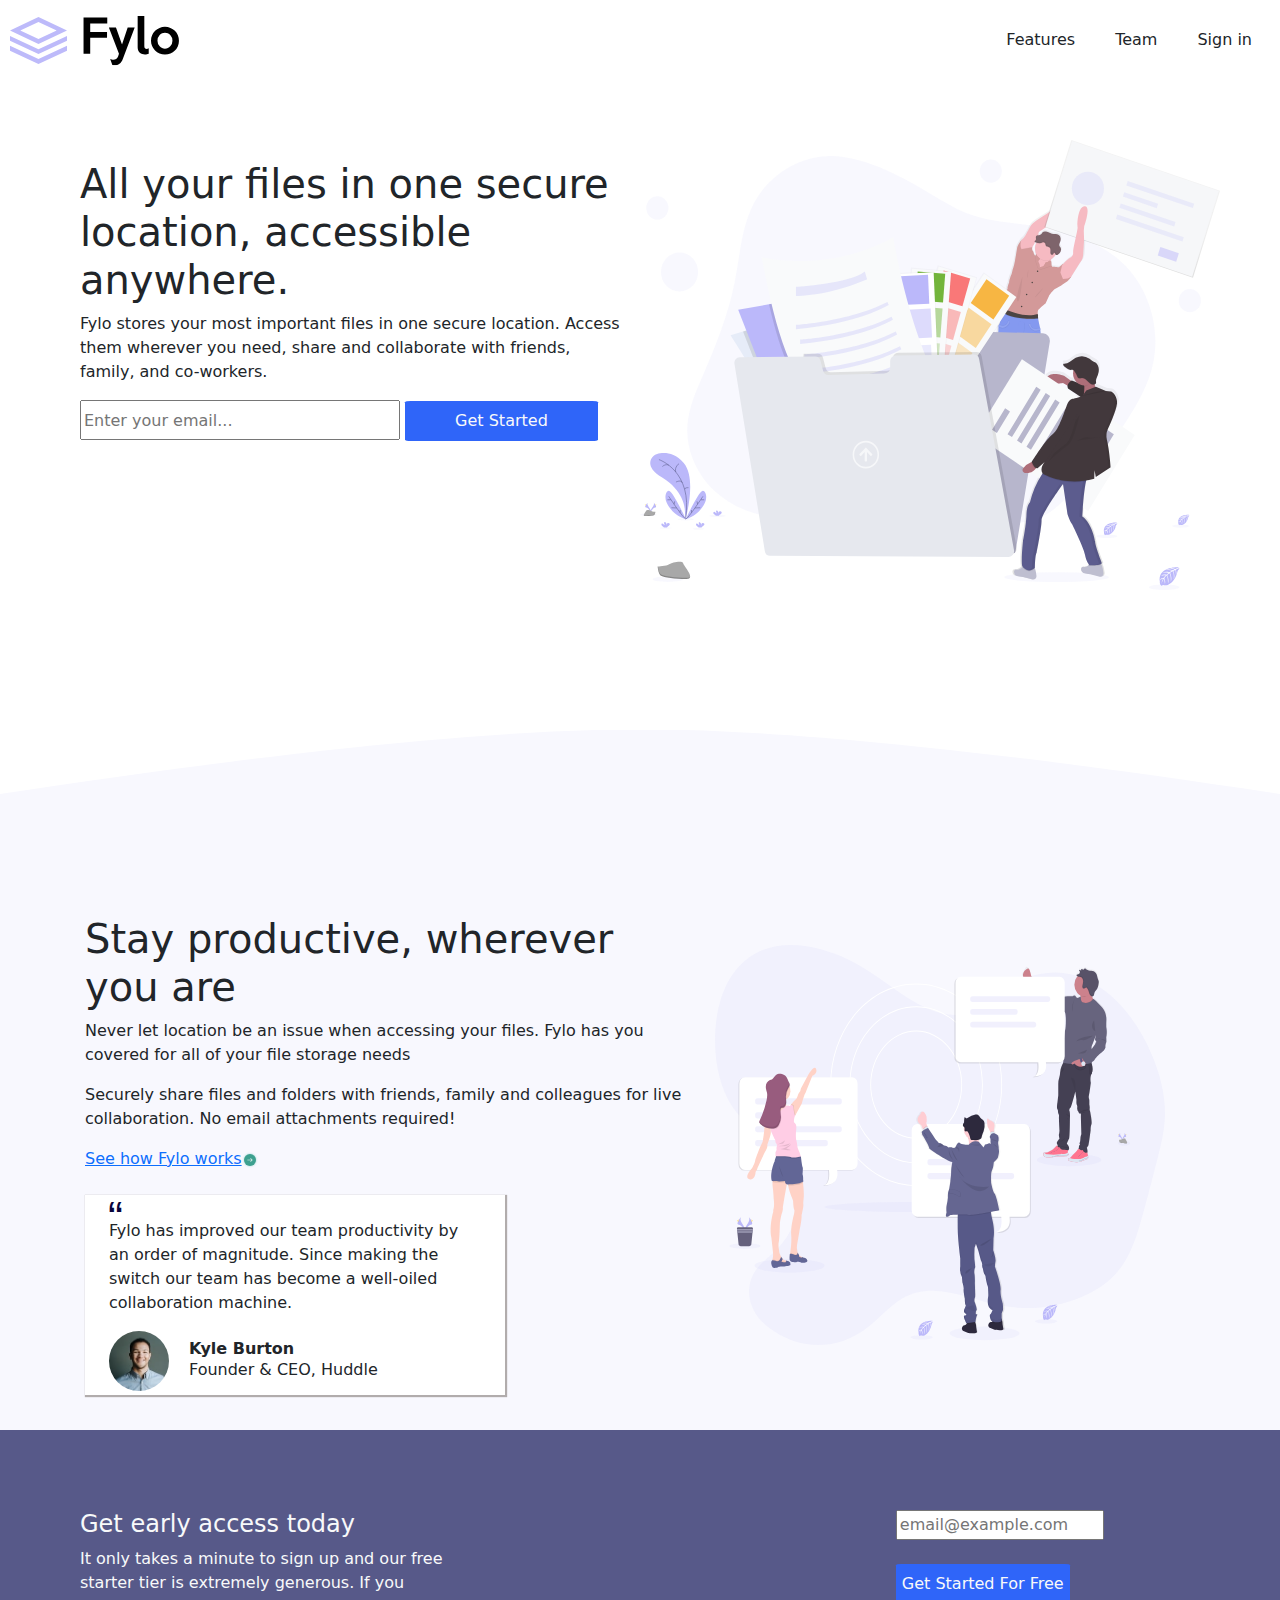
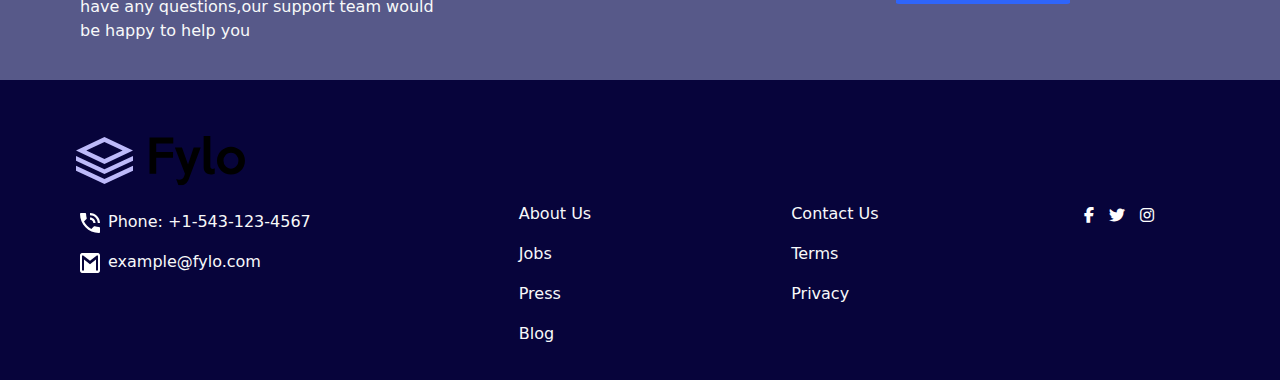
<file: index.html>
<!DOCTYPE html>
<html lang="en">
  <head>
    <meta charset="UTF-8" />
    <meta name="viewport" content="width=device-width, initial-scale=1.0" />
    <title>Fylo</title>
    <link rel="icon" href="./favicon-32x32.png" />
    <link rel="stylesheet" href="./index.css" />
    <link
      href="https://cdn.jsdelivr.net/npm/bootstrap@5.3.3/dist/css/bootstrap.min.css"
      rel="stylesheet"
      integrity="sha384-QWTKZyjpPEjISv5WaRU9OFeRpok6YctnYmDr5pNlyT2bRjXh0JMhjY6hW+ALEwIH"
      crossorigin="anonymous"
    />
    <link
      rel="stylesheet"
      href="https://cdnjs.cloudflare.com/ajax/libs/font-awesome/6.7.2/css/all.min.css"
      integrity="sha512-Evv84Mr4kqVGRNSgIGL/F/aIDqQb7xQ2vcrdIwxfjThSH8CSR7PBEakCr51Ck+w+/U6swU2Im1vVX0SVk9ABhg=="
      crossorigin="anonymous"
      referrerpolicy="no-referrer"
    />
  </head>
  <body>
    <nav class="d-flex justify-content-between">
      <img class="mt-3" src="./logo.svg" />
      <ul class="d-flex m-2">
        <a class="text-dark" href=""><li>Features</li></a>
        <a class="text-dark" href=""><li>Team</li></a>
        <a class="text-dark" href=" "><li>Sign in</li></a>
      </ul>
    </nav>

    <div class="first-div">
      <div class="d-flex internal-div1">
        <div class="first-content">
          <h1 class="h1-in-div1">
            All your files in one secure location, accessible anywhere.
          </h1>
          <p class="p-in-div1">
            Fylo stores your most important files in one secure location. Access
            them wherever you need, share and collaborate with friends, family,
            and co-workers.
          </p>
          <input
            class="first-input"
            type="email"
            placeholder="Enter your email..."
          />
          <button class="first-button text-light" type="submit">
            Get Started
          </button>
        </div>
        <div class="img1-div">
          <img class="first-img" src="./illustration-1.svg" />
        </div>
      </div>
    </div>

    <div class="curve"></div>

    <div class="second-div d-flex">
      <div class="second-content">
        <div class="internal-div">
          <h1 class="h1-in-div2">Stay productive, wherever you are</h1>
          <p class="p-in-div2">
            Never let location be an issue when accessing your files. Fylo has
            you covered for all of your file storage needs
          </p>
          <p class="p2-in-div2">
            Securely share files and folders with friends, family and colleagues
            for live collaboration. No email attachments required!
          </p>
          <a class="a-in-div2" href=""
            >See how Fylo works<img src="./icon-arrow.svg"
          /></a>
        </div>
        <div class="card1">
          <div class="m-4">
            <img src="./icon-quotes.svg" />
            <p>
              Fylo has improved our team productivity by an order of magnitude.
              Since making the switch our team has become a well-oiled
              collaboration machine.
            </p>
            <div class="d-flex">
              <img class="avatar-img" src="./avatar-testimonial.jpg" />
              <div class="mt-2">
                <h6 class="m-0 fw-bold">Kyle Burton</h6>
                <p6 class="m-0">Founder & CEO, Huddle </p6>
              </div>
            </div>
          </div>
        </div>
      </div>
      <div class="img2-div">
        <img class="second-img" src="./illustration-2.svg" />
      </div>
    </div>

    <div class="third-div d-flex justify-content-between">
      <div class="third-content">
        <h4 class="h4-in-div3 text-light">Get early access today</h4>
        <div class="p-in-subdiv3">
          <p class="p-in-div3 text-light">
            It only takes a minute to sign up and our free starter tier is
            extremely generous. If you have any questions,our support team would
            be happy to help you
          </p>
        </div>
      </div>

      <div class="input2">
        <input type="email" placeholder="email@example.com" /> <br /><br />

        <button class="button2 text-light">Get Started For Free</button>
      </div>
    </div>

    <footer class="footer-div">
      <div class="internal-fdiv">
        <div class="p-3">
          <img class="footer-img" src="./logo.svg" />
        </div>
        <div class="footer-content d-flex">
          <div class="sub-content">
            <div class="d-flex">
              <img class="phone" src="./icon-phone.svg" />
              <p class="text-light m-2">Phone: +1-543-123-4567</p>
            </div>
            <div class="d-flex">
              <img class="mail" src="./icon-email.svg" />
              <p class="text-light m-2">example@fylo.com</p>
            </div>
          </div>

          <div class="sub-content2">
            <p class="text-light">About Us</p>
            <p class="text-light">Jobs</p>
            <p class="text-light">Press</p>
            <p class="text-light">Blog</p>
          </div>
          <div class="sub-content3">
            <p class="text-light">Contact Us</p>
            <p class="text-light">Terms</p>
            <p class="text-light">Privacy</p>
          </div>

          <div class="sub-content4">
            <div>
              <i class="fa-brands facebook fa-facebook-f"></i>
              <i class="fa-brands twitter fa-twitter"></i>
              <i class="fa-brands insta fa-instagram"></i>
            </div>
          </div>
        </div>
      </div>
    </footer>

    <script
      src="https://cdn.jsdelivr.net/npm/bootstrap@5.3.3/dist/js/bootstrap.bundle.min.js"
      integrity="sha384-YvpcrYf0tY3lHB60NNkmXc5s9fDVZLESaAA55NDzOxhy9GkcIdslK1eN7N6jIeHz"
      crossorigin="anonymous"
    ></script>
  </body>
</html>
</file>
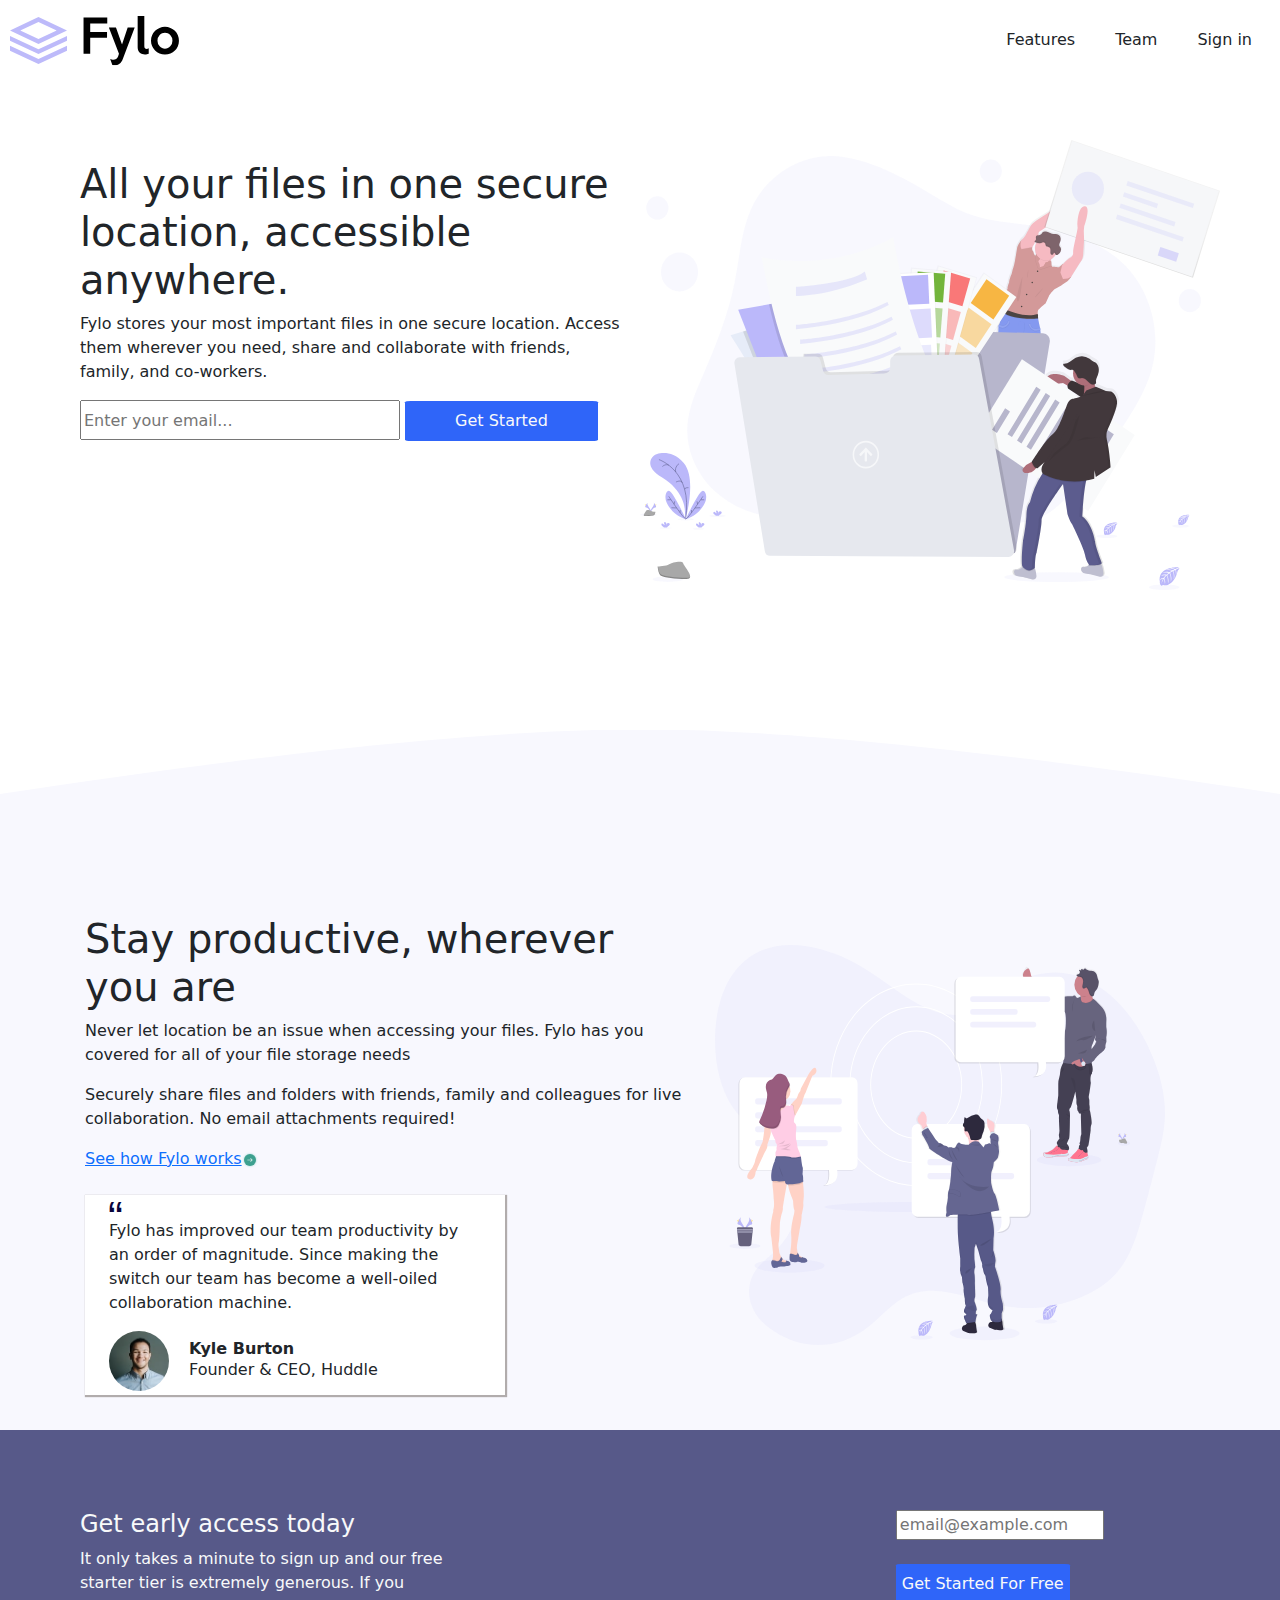
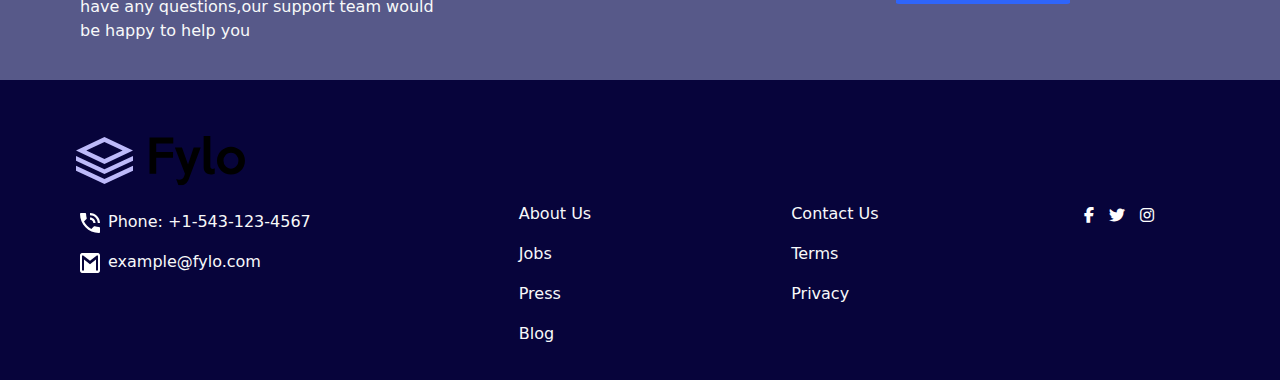
<file: project01.html>
<!DOCTYPE html>
<html lang="en">
  <head>
    <meta charset="UTF-8" />
    <meta name="viewport" content="width=device-width, initial-scale=1.0" />
    <title>Fylo</title>
    <link rel="icon" href="./favicon-32x32.png" />
    <link rel="stylesheet" href="./project01.css" />
    <link
      href="https://cdn.jsdelivr.net/npm/bootstrap@5.3.3/dist/css/bootstrap.min.css"
      rel="stylesheet"
      integrity="sha384-QWTKZyjpPEjISv5WaRU9OFeRpok6YctnYmDr5pNlyT2bRjXh0JMhjY6hW+ALEwIH"
      crossorigin="anonymous"/>
    <link
      rel="stylesheet"
      href="https://cdnjs.cloudflare.com/ajax/libs/font-awesome/6.7.2/css/all.min.css"
      integrity="sha512-Evv84Mr4kqVGRNSgIGL/F/aIDqQb7xQ2vcrdIwxfjThSH8CSR7PBEakCr51Ck+w+/U6swU2Im1vVX0SVk9ABhg=="
      crossorigin="anonymous"
      referrerpolicy="no-referrer"
    />
  </head>
  <body>
    <nav class="d-flex justify-content-between">
      <img class="mt-3" src="./logo.svg" />
      <ul class="d-flex m-2">
        <a class="text-dark" href=""><li>Features</li></a>
        <a class="text-dark" href=""><li>Team</li></a>
        <a class="text-dark" href=" "><li>Sign in</li></a>
      </ul>
    </nav>

    <div class="first-div">
      <div class="d-flex internal-div1">
        <div class="first-content">
          <h1 class="h1-in-div1">
            All your files in one secure location, accessible anywhere.
          </h1>
          <p class="p-in-div1">
            Fylo stores your most important files in one secure location. Access
            them wherever you need, share and collaborate with friends, family,
            and co-workers.
          </p>
          <input
            class="first-input"
            type="email"
            placeholder="Enter your email..."
          />
          <button class="first-button text-light" type="submit">
            Get Started
          </button>
        </div>
        <div class="img1-div">
          <img class="first-img" src="./illustration-1.svg" />
        </div>
      </div>
    </div>

    <div class="curve"></div>

    <div class="second-div d-flex">
      <div class="second-content">
        <div class="internal-div">
          <h1 class="h1-in-div2">Stay productive, wherever you are</h1>
          <p class="p-in-div2">
            Never let location be an issue when accessing your files. Fylo has
            you covered for all of your file storage needs
          </p>
          <p class="p2-in-div2">
            Securely share files and folders with friends, family and colleagues
            for live collaboration. No email attachments required!
          </p>
          <a class="a-in-div2" href=""
            >See how Fylo works<img src="./icon-arrow.svg"
          /></a>
        </div>
        <div class="card1">
          <div class="m-4">
            <img src="./icon-quotes.svg" />
            <p>
              Fylo has improved our team productivity by an order of magnitude.
              Since making the switch our team has become a well-oiled
              collaboration machine.
            </p>
            <div class="d-flex">
              <img class="avatar-img" src="./avatar-testimonial.jpg" />
              <div class="mt-2">
                <h6 class="m-0 fw-bold">Kyle Burton</h6>
                <p6 class="m-0">Founder & CEO, Huddle </p6>
              </div>
            </div>
          </div>
        </div>
      </div>
      <div class="img2-div">
        <img class="second-img" src="./illustration-2.svg" />
      </div>
    </div>

    <div class="third-div d-flex justify-content-between">
      <div class="third-content">
        <h4 class="h4-in-div3 text-light">Get early access today</h4>
        <div class="p-in-subdiv3">
          <p class="p-in-div3 text-light">
            It only takes a minute to sign up and our free starter tier is
            extremely generous. If you have any questions,our support team would
            be happy to help you
          </p>
        </div>
      </div>

      <div class="input2">
        <input type="email" placeholder="email@example.com" /> <br /><br />

        <button class="button2 text-light">Get Started For Free</button>
      </div>
    </div>

    <footer class="footer-div">
      <div class="internal-fdiv">
        <div class="p-3">
          <img class="footer-img" src="./logo.svg" />
        </div>
        <div class="footer-content d-flex">
          <div class="sub-content">
            <div class="d-flex">
              <img class="phone" src="./icon-phone.svg" />
              <p class="text-light m-2">Phone: +1-543-123-4567</p>
            </div>
            <div class="d-flex">
              <img class="mail" src="./icon-email.svg" />
              <p class="text-light m-2">example@fylo.com</p>
            </div>
          </div>

          <div class="sub-content2">
            <p class="text-light">About Us</p>
            <p class="text-light">Jobs</p>
            <p class="text-light">Press</p>
            <p class="text-light">Blog</p>
          </div>
          <div class="sub-content3">
            <p class="text-light">Contact Us</p>
            <p class="text-light">Terms</p>
            <p class="text-light">Privacy</p>
          </div>

          <div class="sub-content4">
            <div>
              <i class="fa-brands facebook fa-facebook-f"></i>
              <i class="fa-brands twitter fa-twitter"></i>
              <i class="fa-brands insta fa-instagram"></i>
            </div>
          </div>
        </div>
      </div>
    </footer>

    <script
      src="https://cdn.jsdelivr.net/npm/bootstrap@5.3.3/dist/js/bootstrap.bundle.min.js"
      integrity="sha384-YvpcrYf0tY3lHB60NNkmXc5s9fDVZLESaAA55NDzOxhy9GkcIdslK1eN7N6jIeHz"
      crossorigin="anonymous"
    ></script>
  </body>
</html>
</file>
<file: index.css>
nav {
  background-color: #fff;
  position: fixed;
  width: 100%;
  top:0;
  padding-left:10px;
}

li {
  list-style: none;
  padding: 20px;
}
nav > img {
  height: 50px;
}
ul > a {
  text-decoration: none;
}
.first-div {
  padding: 60px;
  height: 550px;
  margin-top:80px;
}
.first-img {
  height: 450px;
  width: 580px;
}
.first-content {
  padding: 20px;
}
.first-input {
  height: 40px;
  width: 320px;
}
.first-button {
  padding-left: 50px !important;
  padding-right: 50px !important;
  background-color: #2f65f9;
  border-style: none;
  height: 40px;
  border-radius: 3%;
}
.second-img {
  height: 400px;
  width: 450px;
}
.second-div {
  background-color: #f8f8fe;
  height: 600px;
  padding: 85px;
}
p {
  font-size: 16px;
}
.curve {
  background-image: url(./bg-curve-desktop.svg);
  background-repeat: no-repeat;
  background-size: cover;
  background-position: center;
  height: 100px;
  margin-top: 100px;
}
.card1 {
  height: 200px;
  width: 420px;
  background-color: #fff;
  box-shadow: 1px 1px 1px 1px rgb(177, 172, 172);
}
.avatar-img {
  border-radius: 50%;
  height: 60px;
  width: 60px;
}
h6,
p6 {
  padding-left: 20px;
}
.img2-div {
  padding: 30px;
}
.third-div {
  background-color: #575989;
  height: 250px;
}
.button2 {
  background-color: #2f65f9;
  border-style: none;
  border-radius: 3%;
  height: 40px;
}
.third-content {
  margin: 80px;
}
.p-in-subdiv3 {
  width: 50%;
}
.input2 {
  margin-top: 80px;
  width: 50%;
}
.footer-div {
  height: 300px;
  background-color: #07043b;
}
.footer-img {
  height: 50px;
  margin-left: 60px;
}
.phone {
  height: 20px;
  width: 20px;
  margin-top: 11px;
}
.mail {
  height: 20px;
  width: 20px;
  margin-top: 11px;
}
.facebook {
  color: #fff;
  padding: 5px;
}
.twitter {
  color: #fff;
  padding: 5px;
}
.insta {
  color: #fff;
  padding: 5px;
}
.internal-fdiv {
  padding-top: 40px;
}
.sub-content {
  padding-left: 80px;
}
.sub-content2 {
  padding-left: 200px;
}
.sub-content3 {
  padding-left: 200px;
}
.sub-content4 {
  padding-left: 200px;
}

@media screen and (max-width: 375px) {
  nav > img {
    width: 100px;
    height: 35px;
    padding-left: 10px;
  }
  nav {
    height: 50px;
    width: 375px;
  }
  li {
    list-style: none;
    padding-left: 5px;
    padding-top: 10px;
    padding-bottom: 5px;
    padding-right:5px;
  }
  ul > a {
    text-decoration: none;
  }
  .first-content {
    order: 2;
    padding: 0px;
  }
  .first-img {
    height: 280px;
    width: 300px;
  }

  .img1-div {
    order: 1;
  }
  .internal-div1 {
    flex-direction: column;
  }
  .first-div {
    padding: 25px;
  }
  .h1-in-div1 {
    font-size: x-large;
    padding: 5px;
    text-align: center;
  }
  .p-in-div1 {
    padding: 5px;
    text-align: center;
  }
  .first-input {
    margin: 5px;
    width: 280px;
    text-align: center;
    margin-left: 22px;
  }
  .first-button {
    padding-left: 102px !important;
    padding-right: 102px !important;
    background-color: #2f65f9;
    border-style: none;
    height: 40px;
    border-radius: 3%;
    margin: 5px;
    text-align: center;
    margin-left: 22px;
  }
  .curve {
    background-image: url(./bg-curve-mobile.svg);
    background-repeat: no-repeat;
    height: 50px;
    margin-top: 200px;
  }
  .second-div {
    flex-direction: column;
    background-color: #f8f8fe;
    padding: 0;
    height: 900px;
  }
  .second-img {
    height: 280px;
    width: 300px;
  }
  .img2-div {
    order: 1;
    padding-right: 10px;
  }
  .second-content {
    order: 2;
  }
  .h1-in-div2 {
    font-size: large;
    text-align: center;
    margin: 5px;
    font-weight: 700;
  }
  .p-in-div2 {
    margin: 15px;
  }
  .p2-in-div2 {
    margin: 15px;
  }
  .a-in-div2 {
    text-align: center;
    padding-left: 100px;
  }
  .card1 {
    height: 230px;
    width: 320px;
    background-color: #fff;
    box-shadow: 1px 1px 1px 1px rgb(177, 172, 172);
    margin-left: 25px;
  }
  .third-div {
    background-color: #575989;
    height: 350px;
    flex-direction: column;
  }
  .h4-in-div3 {
    text-align: center;
    font-size: large;
    font-weight: 700;
    margin-top: 30px;
  }
  .p-in-subdiv3 {
    padding-right: 0px;
    margin-left: 80px;
  }
  .p-in-div3 {
    text-align: center;
  }
  .third-content {
    margin: 0px;
  }
  .input2 {
    margin: 90px;
    margin-top: 0px;
    text-align: center;
  }
  .button2 {
    background-color: #2f65f9;
    border-style: none;
    border-radius: 3%;
    height: 40px;
    padding-left: 23px;
    padding-right: 23px;
  }
  .footer-div {
    height: 650px;
  }
  .footer-img {
    margin-left: 30px;
  }
  .sub-content {
    padding-left: 50px;
    margin-top: 10px;
  }
  .footer-content {
    flex-direction: column;
  }
  .sub-content2 {
    padding-left: 50px;
    margin-top: 30px;
  }
  .sub-content3 {
    padding-left: 50px;
    margin-top: 30px;
  }
  .sub-content4 {
    padding-left: 150px;
    margin-top: 30px;
  }
}
</file>
<file: project01.css>
nav {
  background-color: #fff;
  position: fixed;
  width: 100%;
  top:0;
  padding-left:10px;
}

li {
  list-style: none;
  padding: 20px;
}
nav > img {
  height: 50px;
}
ul > a {
  text-decoration: none;
}
.first-div {
  padding: 60px;
  height: 550px;
  margin-top:80px;
}
.first-img {
  height: 450px;
  width: 580px;
}
.first-content {
  padding: 20px;
}
.first-input {
  height: 40px;
  width: 320px;
}
.first-button {
  padding-left: 50px !important;
  padding-right: 50px !important;
  background-color: #2f65f9;
  border-style: none;
  height: 40px;
  border-radius: 3%;
}
.second-img {
  height: 400px;
  width: 450px;
}
.second-div {
  background-color: #f8f8fe;
  height: 600px;
  padding: 85px;
}
p {
  font-size: 16px;
}
.curve {
  background-image: url(./bg-curve-desktop.svg);
  background-repeat: no-repeat;
  background-size: cover;
  background-position: center;
  height: 100px;
  margin-top: 100px;
}
.card1 {
  height: 200px;
  width: 420px;
  background-color: #fff;
  box-shadow: 1px 1px 1px 1px rgb(177, 172, 172);
}
.avatar-img {
  border-radius: 50%;
  height: 60px;
  width: 60px;
}
h6,
p6 {
  padding-left: 20px;
}
.img2-div {
  padding: 30px;
}
.third-div {
  background-color: #575989;
  height: 250px;
}
.button2 {
  background-color: #2f65f9;
  border-style: none;
  border-radius: 3%;
  height: 40px;
}
.third-content {
  margin: 80px;
}
.p-in-subdiv3 {
  width: 50%;
}
.input2 {
  margin-top: 80px;
  width: 50%;
}
.footer-div {
  height: 300px;
  background-color: #07043b;
}
.footer-img {
  height: 50px;
  margin-left: 60px;
}
.phone {
  height: 20px;
  width: 20px;
  margin-top: 11px;
}
.mail {
  height: 20px;
  width: 20px;
  margin-top: 11px;
}
.facebook {
  color: #fff;
  padding: 5px;
}
.twitter {
  color: #fff;
  padding: 5px;
}
.insta {
  color: #fff;
  padding: 5px;
}
.internal-fdiv {
  padding-top: 40px;
}
.sub-content {
  padding-left: 80px;
}
.sub-content2 {
  padding-left: 200px;
}
.sub-content3 {
  padding-left: 200px;
}
.sub-content4 {
  padding-left: 200px;
}

@media screen and (max-width: 375px) {
  nav > img {
    width: 100px;
    height: 35px;
    padding-left: 10px;
  }
  nav {
    height: 50px;
    width: 375px;
  }
  li {
    list-style: none;
    padding-left: 5px;
    padding-top: 10px;
    padding-bottom: 5px;
    padding-right:5px;
  }
  ul > a {
    text-decoration: none;
  }
  .first-content {
    order: 2;
    padding: 0px;
  }
  .first-img {
    height: 280px;
    width: 300px;
  }

  .img1-div {
    order: 1;
  }
  .internal-div1 {
    flex-direction: column;
  }
  .first-div {
    padding: 25px;
  }
  .h1-in-div1 {
    font-size: x-large;
    padding: 5px;
    text-align: center;
  }
  .p-in-div1 {
    padding: 5px;
    text-align: center;
  }
  .first-input {
    margin: 5px;
    width: 280px;
    text-align: center;
    margin-left: 22px;
  }
  .first-button {
    padding-left: 102px !important;
    padding-right: 102px !important;
    background-color: #2f65f9;
    border-style: none;
    height: 40px;
    border-radius: 3%;
    margin: 5px;
    text-align: center;
    margin-left: 22px;
  }
  .curve {
    background-image: url(./bg-curve-mobile.svg);
    background-repeat: no-repeat;
    height: 50px;
    margin-top: 200px;
  }
  .second-div {
    flex-direction: column;
    background-color: #f8f8fe;
    padding: 0;
    height: 900px;
  }
  .second-img {
    height: 280px;
    width: 300px;
  }
  .img2-div {
    order: 1;
    padding-right: 10px;
  }
  .second-content {
    order: 2;
  }
  .h1-in-div2 {
    font-size: large;
    text-align: center;
    margin: 5px;
    font-weight: 700;
  }
  .p-in-div2 {
    margin: 15px;
  }
  .p2-in-div2 {
    margin: 15px;
  }
  .a-in-div2 {
    text-align: center;
    padding-left: 100px;
  }
  .card1 {
    height: 230px;
    width: 320px;
    background-color: #fff;
    box-shadow: 1px 1px 1px 1px rgb(177, 172, 172);
    margin-left: 25px;
  }
  .third-div {
    background-color: #575989;
    height: 350px;
    flex-direction: column;
  }
  .h4-in-div3 {
    text-align: center;
    font-size: large;
    font-weight: 700;
    margin-top: 30px;
  }
  .p-in-subdiv3 {
    padding-right: 0px;
    margin-left: 80px;
  }
  .p-in-div3 {
    text-align: center;
  }
  .third-content {
    margin: 0px;
  }
  .input2 {
    margin: 90px;
    margin-top: 0px;
    text-align: center;
  }
  .button2 {
    background-color: #2f65f9;
    border-style: none;
    border-radius: 3%;
    height: 40px;
    padding-left: 23px;
    padding-right: 23px;
  }
  .footer-div {
    height: 650px;
  }
  .footer-img {
    margin-left: 30px;
  }
  .sub-content {
    padding-left: 50px;
    margin-top: 10px;
  }
  .footer-content {
    flex-direction: column;
  }
  .sub-content2 {
    padding-left: 50px;
    margin-top: 30px;
  }
  .sub-content3 {
    padding-left: 50px;
    margin-top: 30px;
  }
  .sub-content4 {
    padding-left: 150px;
    margin-top: 30px;
  }
}
</file>
